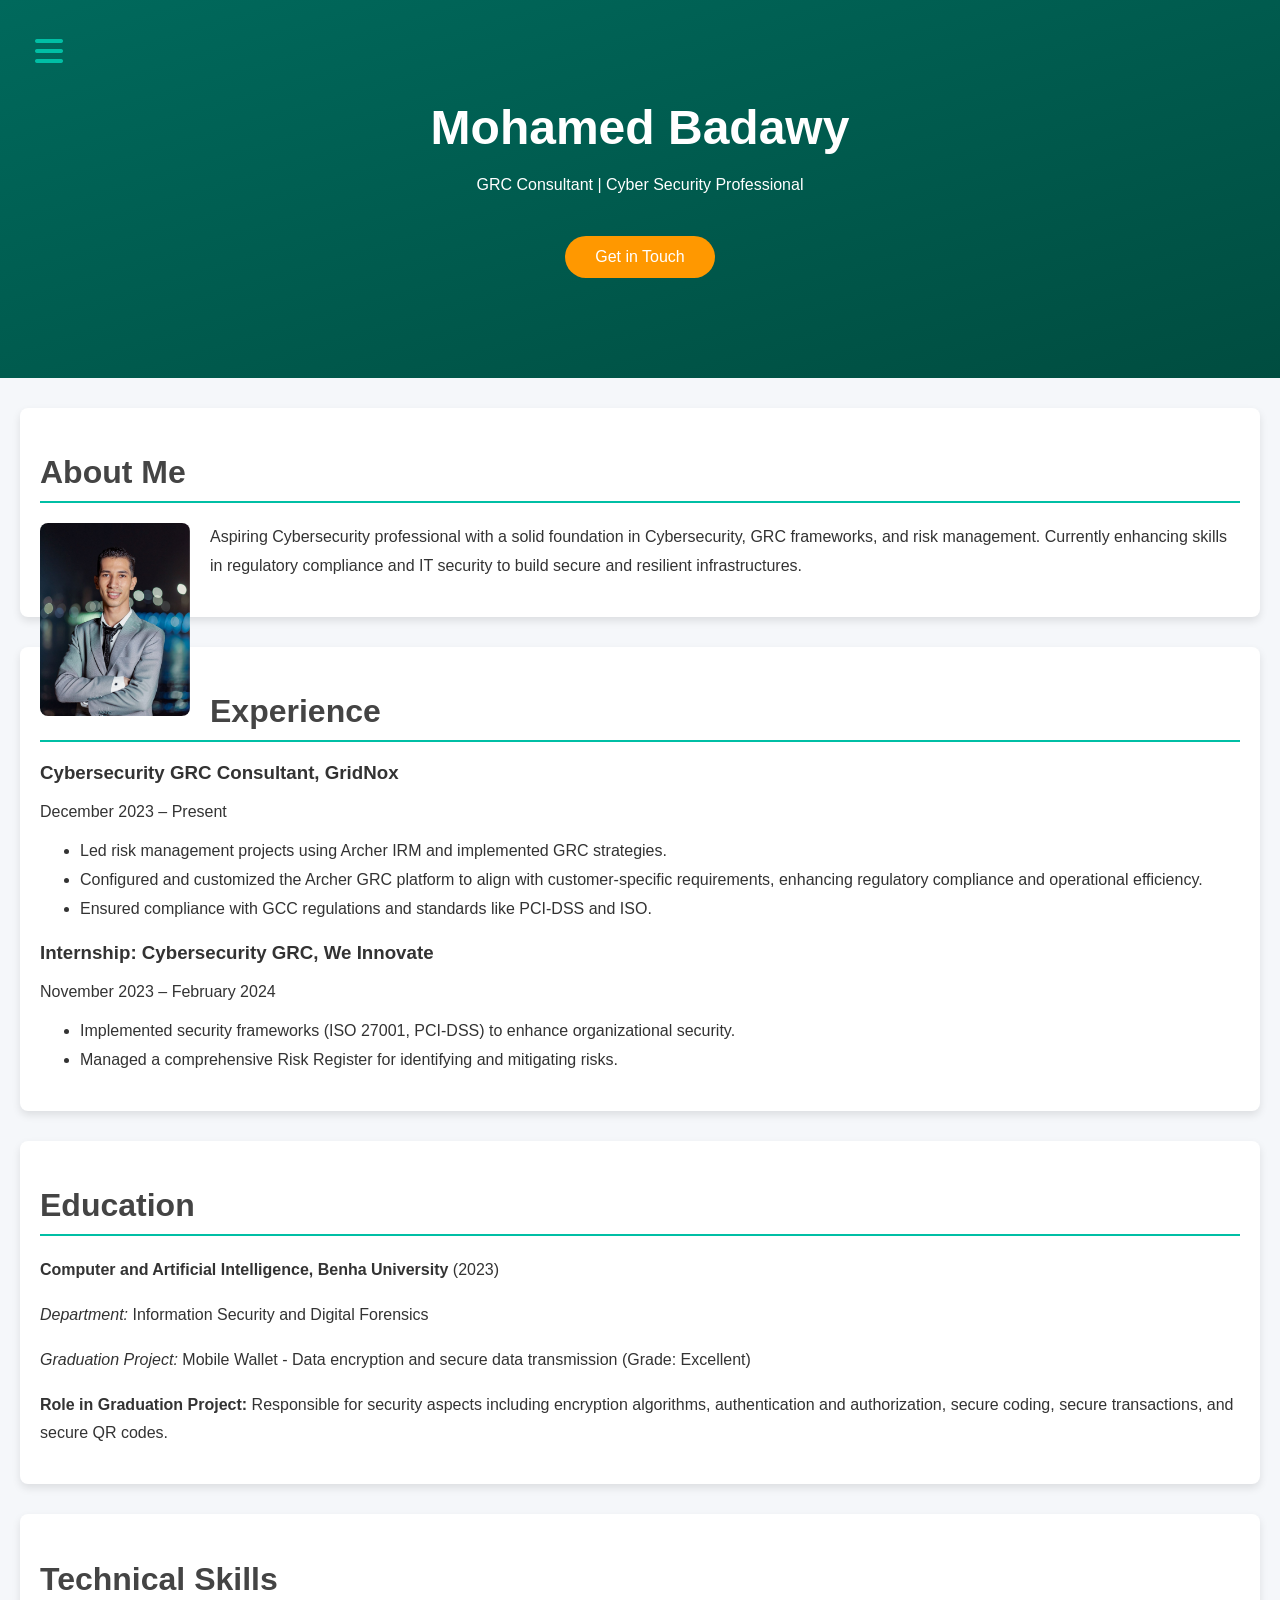
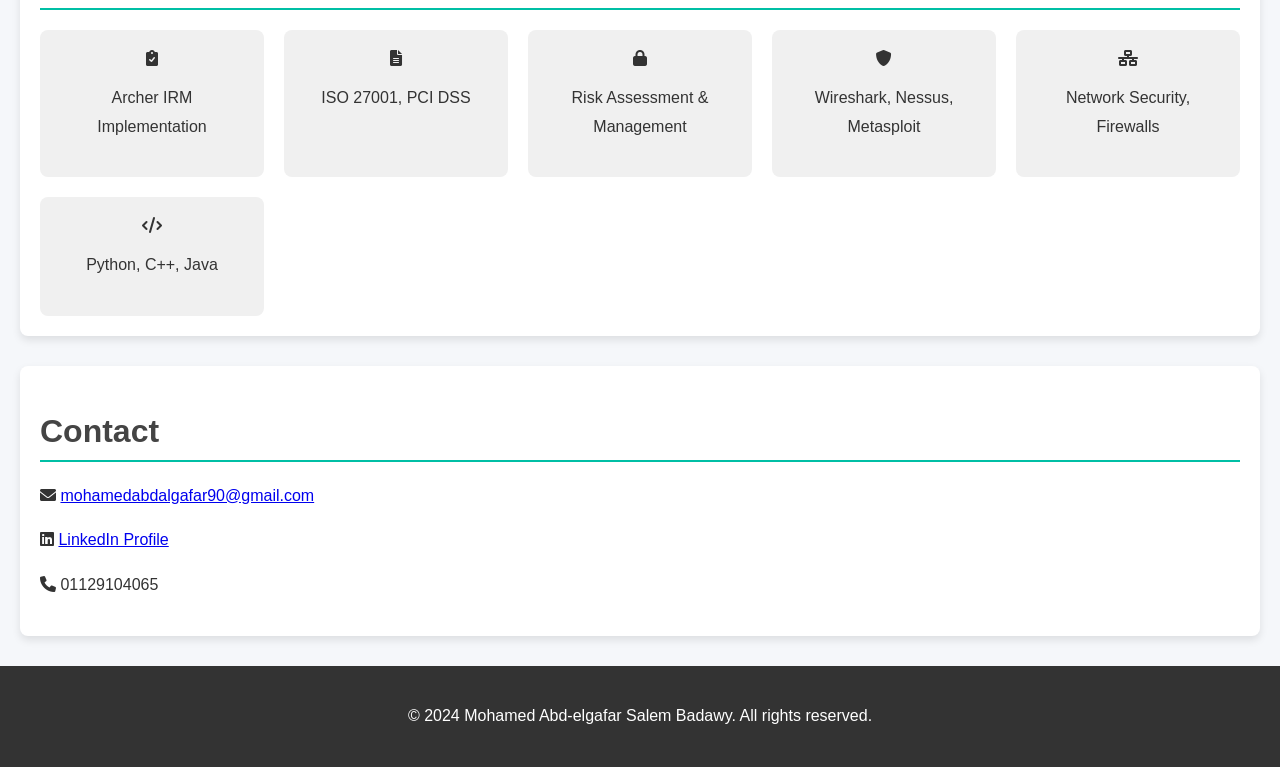
<file: index.htm>
<!DOCTYPE html>
<html lang="en">
<head>
    <meta charset="UTF-8">
    <meta name="viewport" content="width=device-width, initial-scale=1.0">
    <title>Mohamed Abd-elgafar | Cybersecurity GRC Engineer</title>
    <link rel="stylesheet" href="style.css">
    <link rel="stylesheet" href="https://cdnjs.cloudflare.com/ajax/libs/font-awesome/6.0.0-beta3/css/all.min.css">
</head>
<body>
    <header>
        <div class="hero">
            <div class="hero-content">
                <h1 class="fade-in">Mohamed Badawy</h1>
                <p class="slide-up">GRC Consultant | Cyber Security Professional</p>
                <a href="#contact" class="btn contact-btn bounce">Get in Touch</a>
            </div>
    </header>

    <nav>
    <div class="nav-icon" id="nav-icon">
        <i class="fas fa-bars fa-2x"></i>
    </div>
    <ul class="nav-menu" id="nav-menu">
        <li><a href="#about">About</a></li>
        <li><a href="#experience">Experience</a></li>
        <li><a href="#education">Education</a></li>
        <li><a href="#skills">Skills</a></li>
        <li><a href="#contact">Contact</a></li>
    </ul>
</nav>

    <section id="about" class="container fade-in">
        <h2>About Me</h2>
        <img src="profile.jpg" alt="Profile Photo" class="profile-photo">
        <p>Aspiring Cybersecurity professional with a solid foundation in Cybersecurity, GRC frameworks, and risk management. Currently enhancing skills in regulatory compliance and IT security to build secure and resilient infrastructures.</p>
    </section>


    <section id="experience" class="container fade-in">
        <h2>Experience</h2>
        <div class="experience-item slide-up">
            <h3>Cybersecurity GRC Consultant, GridNox</h3>
            <span>December 2023 – Present</span>
            <ul>
                <li>Led risk management projects using Archer IRM and implemented GRC strategies.</li>
                <li>Configured and customized the Archer GRC platform to align with customer-specific requirements, enhancing regulatory compliance and operational efficiency.</li>
                <li>Ensured compliance with GCC regulations and standards like PCI-DSS and ISO.</li>
            </ul>
        </div>
        <div class="experience-item slide-up">
            <h3>Internship: Cybersecurity GRC, We Innovate</h3>
            <span>November 2023 – February 2024</span>
            <ul>
                <li>Implemented security frameworks (ISO 27001, PCI-DSS) to enhance organizational security.</li>
                <li>Managed a comprehensive Risk Register for identifying and mitigating risks.</li>
            </ul>
        </div>
    </section>

    <section id="education" class="container fade-in">
        <h2>Education</h2>
        <p><strong>Computer and Artificial Intelligence, Benha University</strong> (2023)</p>
        <p><em>Department:</em> Information Security and Digital Forensics</p>
        <p><em>Graduation Project:</em> Mobile Wallet - Data encryption and secure data transmission (Grade: Excellent)</p>
        <p><strong>Role in Graduation Project:</strong> Responsible for security aspects including encryption algorithms, authentication and authorization, secure coding, secure transactions, and secure QR codes.</p>
    </section>

    <section id="skills" class="container fade-in">
        <h2>Technical Skills</h2>
        <div class="skills-grid">
            <div class="skill-item slide-up"><i class="fas fa-clipboard-check"></i><p>Archer IRM Implementation</p></div>
            <div class="skill-item slide-up"><i class="fas fa-file-alt"></i><p>ISO 27001, PCI DSS</p></div>
	    <div class="skill-item slide-up"><i class="fas fa-lock"></i><p>Risk Assessment & Management</p></div>
	    <div class="skill-item slide-up"><i class="fas fa-shield-alt"></i><p>Wireshark, Nessus, Metasploit</p></div>
            <div class="skill-item slide-up"><i class="fas fa-network-wired"></i><p>Network Security, Firewalls</p></div>
            <div class="skill-item slide-up"><i class="fas fa-code"></i><p>Python, C++, Java</p></div>
        </div>
    </section>

    <section id="contact" class="container fade-in">
        <h2>Contact</h2>
        <p><i class="fas fa-envelope"></i> <a href="mailto:mohamedabdalgafar90@gmail.com">mohamedabdalgafar90@gmail.com</a></p>
        <p><i class="fab fa-linkedin"></i> <a href="https://www.linkedin.com/in/mohamed-badawi-14b7bb198/" target="_blank">LinkedIn Profile</a></p>
        <p><i class="fas fa-phone"></i> 01129104065</p>
    </section>

    <footer>
        <p>&copy; 2024 Mohamed Abd-elgafar Salem Badawy. All rights reserved.</p>
    </footer>

    <script src="script.js"></script>
    <script>
        // Toggle navigation menu visibility
        const navIcon = document.getElementById("nav-icon");
        const navMenu = document.getElementById("nav-menu");

        navIcon.addEventListener("click", function() {
            navMenu.style.display = (navMenu.style.display === "block") ? "none" : "block";
        });
    </script>
</body>
</html>
</file>
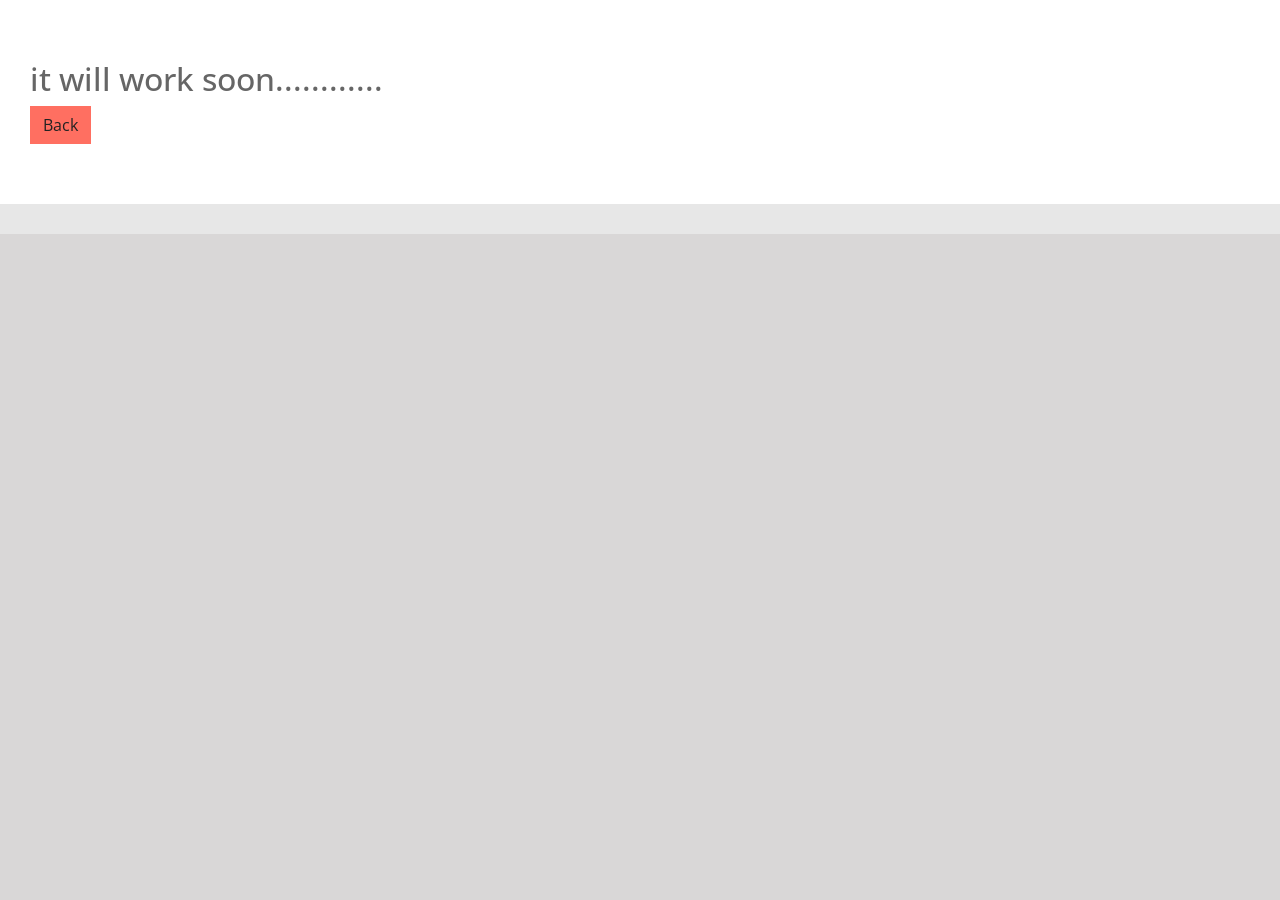
<file: hire_me.html>
<!DOCTYPE html>
<html lang="en">
    <head>
        <meta charset="utf-8">
        <title>Mohamed Badawi</title>
        <meta content="width=device-width, initial-scale=1.0" name="viewport">
        <meta content="Resume Website Template Free Download" name="keywords">
        <meta content="Resume Website Template Free Download" name="description">

        <!-- Favicon -->
        <link href="img/favicon.ico" rel="icon">

        <!-- Google Fonts -->
        <link href="https://fonts.googleapis.com/css2?family=Open+Sans:300;400;600;700;800&display=swap" rel="stylesheet">

        <!-- CSS Libraries -->
        <link href="https://stackpath.bootstrapcdn.com/bootstrap/4.4.1/css/bootstrap.min.css" rel="stylesheet">
        <link href="https://cdnjs.cloudflare.com/ajax/libs/font-awesome/5.10.0/css/all.min.css" rel="stylesheet">
        <link href="lib/slick/slick.css" rel="stylesheet">
        <link href="lib/slick/slick-theme.css" rel="stylesheet">
        <link href="lib/lightbox/css/lightbox.min.css" rel="stylesheet">

        <!-- Template Stylesheet -->
        <link href="css/style.css" rel="stylesheet">
    </head>

    <body data-spy="scroll" data-target=".navbar" data-offset="51">
        <div class="about">
            <h2>it will work soon............</h2>
            <a class="btn" href="index.html">Back</a>
        </div>
        
        <!-- JavaScript Libraries -->
        <script src="https://code.jquery.com/jquery-3.4.1.min.js"></script>
        <script src="https://stackpath.bootstrapcdn.com/bootstrap/4.4.1/js/bootstrap.bundle.min.js"></script>
        <script src="lib/easing/easing.min.js"></script>
        <script src="lib/slick/slick.min.js"></script>
        <script src="lib/typed/typed.min.js"></script>
        <script src="lib/waypoints/waypoints.min.js"></script>
        <script src="lib/isotope/isotope.pkgd.min.js"></script>
        <script src="lib/lightbox/js/lightbox.min.js"></script>
        
        <!-- Template Javascript -->
        <script src="js/main.js"></script>

    </body>
</html>
</file>
<file: style.css>
/* General Styles */
body, html {
    margin: 0;
    padding: 0;
    font-family: 'Poppins', sans-serif;
    background-color: #f5f7fa;
    color: #333;
    scroll-behavior: smooth;
}

h2 {
    font-size: 2rem;
    color: #444;
    margin-bottom: 20px;
    border-bottom: 2px solid #00bfa5;
    padding-bottom: 10px;
}

p, ul {
    line-height: 1.8;
}

.container {
    max-width: 1200px;
    margin: 30px auto;
    padding: 20px;
    background: #fff;
    border-radius: 8px;
    box-shadow: 0 4px 8px rgba(0, 0, 0, 0.1);
}

/* Header and Hero Section */
header .hero {
    background: linear-gradient(to bottom right, #00695c, #004d40);
    color: #fff;
    padding: 100px 20px;
    text-align: center;
    animation: fadeIn 2s ease-out;
}

header .hero-content {
    max-width: 800px;
    margin: 0 auto;
}

header .hero-content h1 {
    font-size: 3rem;
    margin: 0;
}

.contact-btn {
    background-color: #ff9800;
    color: #fff;
    padding: 12px 30px;
    border: none;
    border-radius: 30px;
    text-decoration: none;
    margin-top: 20px;
    display: inline-block;
    transition: background-color 0.3s, transform 0.2s;
}

.contact-btn:hover {
    background-color: #f57c00;
    transform: translateY(-3px);
}

/* Navigation Menu */
nav {
    position: fixed; /* Make the nav fixed */
    top: 20px; /* Position from the top */
    left: 20px; /* Position from the left */
    z-index: 1000; /* Ensure it's above other content */
}

.nav-icon {
    cursor: pointer; /* Change cursor to pointer for the icon */
    color: #00bfa5; /* Color for the icon */
    margin: 15px; /* Margin around the icon */
}

.nav-menu {
    display: none; /* Hide menu initially */
    flex-direction: column; /* Stack items vertically */
    position: absolute; /* Position the menu */
    left: 0; /* Align to the left of the nav */
    top: 50px; /* Position below the icon */
    background-color: #fff; /* Background color for the menu */
    border-radius: 8px; /* Rounded corners */
    box-shadow: 0 4px 8px rgba(0, 0, 0, 0.2); /* Shadow for the menu */
    padding: 10px; /* Padding around the menu */
    z-index: 1000; /* Ensure the menu is above other content */
}

.nav-menu li {
    list-style: none; /* Remove bullet points */
    margin: 10px 0; /* Margin between items */
}

.nav-menu a {
    color: #333; /* Link color */
    text-decoration: none; /* Remove underline */
    font-weight: bold; /* Bold text */
    padding: 10px; /* Padding around the links */
    display: block; /* Make the entire area clickable */
    transition: background-color 0.3s; /* Smooth transition */
}

.nav-menu a:hover {
    background-color: #00bfa5; /* Background color on hover */
    color: #fff; /* Text color on hover */
}

/* Show menu when toggled */
.nav-menu.active {
    display: flex; /* Show the menu as a flex container */
}

/* Profile Photo */
.profile-photo {
    width: 150px; /* Adjust the size as needed */
    height: auto; /* Maintain aspect ratio */
    border-radius: 8px; /* Rounded corners for the image */
    float: left; /* Align to the left */
    margin-right: 20px; /* Space from the text */
}

/* Skills Section */
.skills-grid {
    display: grid;
    grid-template-columns: repeat(auto-fill, minmax(200px, 1fr));
    gap: 20px;
}

.skill-item {
    background-color: #f0f0f0; /* Light background for skills */
    padding: 20px;
    border-radius: 8px;
    text-align: center;
    transition: background-color 0.3s;
}

.skill-item:hover {
    background-color: #00bfa5; /* Change background color on hover */
    color: #fff; /* Change text color on hover */
}

/* Footer */
footer {
    text-align: center;
    padding: 20px;
    background-color: #333;
    color: #fff;
}

/* Animations */
@keyframes fadeIn {
    from {
        opacity: 0;
    }
    to {
        opacity: 1;
    }
}

@keyframes slideUp {
    from {
        transform: translateY(20px);
        opacity: 0;
    }
    to {
        transform: translateY(0);
        opacity: 1;
    }
}

/* Responsive Styles */
@media (max-width: 768px) {
    .nav-menu {
        width: 100%; /* Full width for mobile */
        left: 0; /* Align to the left */
    }
}
</file>
<file: css/style.css>
/**********************************/
/********** General CSS ***********/
/**********************************/
body {
    color: #666666;
    background: rgba(113, 107, 107, 0.268);
    font-family: 'Open Sans', sans-serif;
}

a {
    color: #222222;
    transition: all .3s;
}

a:hover,
a:active,
a:focus {
    color: #FF6F61;
    outline: none;
    text-decoration: none;
}

.btn:focus {
    box-shadow: none;
}


/**********************************/
/****** Layout with Sidebar *******/
/**********************************/
.wrapper {
    position: relative;
    margin: 0 auto;
    width: 100%;
    max-width: 1140px;
}

.wrapper .sidebar {
    position: relative;
    width: 100%;
    float: left;
    background: #222222;
}

.wrapper .content {
    position: relative;
    width: 100%;
    padding: 15px;
    float: left;
    background: #ffffffe8;
}

.wrapper .sidebar-header,
.wrapper .sidebar-footer {
    display: none;
}

.navbar {
    padding: 15px;
    background: #222222 !important;
}

.navbar-expand-md .navbar-nav .nav-item {
    width: 100%;
    border-top: 1px solid rgba(255, 255, 255, .2);
}

.navbar-expand-md .navbar-nav .nav-item:first-child{
    border-top: none;
}

.navbar-expand-md .navbar-nav .nav-link {
    color: #b7b7b7;
    padding: 5px 15px 7px 15px;
    transition: all .3s;
}

.navbar-expand-md .navbar-nav .nav-link i {
    color: #FF6F61;
    float: right;
    padding-top: 5px;
    transition: all .3s;
}

.navbar-expand-md .navbar-nav .nav-link:hover,
.navbar-expand-md .navbar-nav .nav-link.active {
    color: #FF6F61;
}

.navbar-expand-md .navbar-nav .nav-link:hover i,
.navbar-expand-md .navbar-nav .nav-link.active i{
    color: #cfc7c7;
}


.wrapper .sidebar,
.wrapper .content {
    -webkit-transition: margin 200ms ease-out;
    -moz-transition: margin 200ms ease-out;
    -o-transition: margin 200ms ease-out;
    transition: margin 200ms ease-out;
}

@media (min-width: 768px) {
    .wrapper .content {
        padding: 30px 0px 30px 30px;
    }
    
    .wrapper .content::before,
    .wrapper .content::after {
        position: fixed;
        content: "";
        width: 100%;
        height: 30px;
        background: #e3e3e3;
        z-index: 1;
    }
    
    .wrapper .content::before {
        top: 0;
    }
    
    .wrapper .content::after {
        bottom: 0;
    }
    
    .wrapper .sidebar {
        position: fixed;
        width: 300px;
        height: 100%;
        margin-left: -250px;
        float: left;
        overflow: auto;
        scrollbar-width: thin;
        scrollbar-color: gray;
        z-index: 2;
    }

    .wrapper .sidebar:hover {
        margin-left: 0px;
    }
    
    .wrapper .content {
        position: relative;
        width: calc(100% - 50px);
        margin-left: 50px;
        float: right;
    }
    
    .wrapper .sidebar:hover  .sidebar-header {
        position: relative;
        display: block;
        width: 100%;
    }

    .wrapper .sidebar .sidebar-header img {
        width: 100%;
        height: auto;
    }
    
    .navbar-brand {
        display: none;
    }
    
    .navbar {
        padding: 15px 0;
        flex-direction: column;
    }
    
    .wrapper .sidebar:hover .navbar-expand-md .navbar-nav .nav-link {
        padding: 5px 30px 7px 30px;
    }
    
    .wrapper .sidebar::-webkit-scrollbar {
        width: 7px;
    }

    .wrapper .sidebar::-webkit-scrollbar-track {
        -webkit-box-shadow: inset 0 0 6px rgba(0,0,0,0.1);
    }

    .wrapper .sidebar::-webkit-scrollbar-thumb {
        background-color: darkgrey;
        outline: 1px solid slategrey;
        border-radius: 7px
    }
    
    .navbar-brand {
        display: none;
    }
    
    .sidebar .sidebar-footer {
        width: 300px;
        position: fixed;
        bottom: 0;
        padding: 15px;
        font-size: 0;
        text-align: center;
        background: #222222;
    }
    
    .sidebar .sidebar-footer a {
        display: inline-block;
        width: 40px;
        height: 40px;
        padding: 5px 0;
        margin: 0 15px 15px 0;
        text-align: center;
        font-size: 18px;
        color: #222222;
        background: #FF6F61;
    }
    
    .sidebar .sidebar-footer a:last-child {
        margin-right: 0;
    }
    
    .sidebar .sidebar-footer a:hover {
        color: #FF6F61;
        background: #ffffff;
    }
    
    .sidebar:hover .sidebar-footer {
        display: block;
    }
}

@media (min-width: 992px) {
    .wrapper .sidebar {
        margin: 0;
    }

    .wrapper .content {
        width: calc(100% - 300px);
        margin-left: 300px;
    }

    .sidebar .sidebar-header {
        position: relative;
        display: block;
        width: 100%;
    }
    
    .navbar-expand-md .navbar-nav .nav-link {
        padding: 5px 30px 7px 30px;
    }
    
    .sidebar .sidebar-footer {
        display: block;
    }
}

@media (max-width: 1140px) {
    .wrapper .content {
        padding: 30px;
    }
}

@media (max-width: 576px) {
    .wrapper .content {
        padding: 15px;
    }
}


/**********************************/
/******** Back to Top CSS *********/
/**********************************/
.back-to-top {
    position: fixed;
    display: none;
    width: 30px;
    height: 30px;
    text-align: center;
    line-height: 1;
    font-size: 30px;
    right: 30px;
    bottom: 30px;
    transition: background 0.5s;
    z-index: 11;
}

.back-to-top i {
    color: #222222;
}

.back-to-top i:hover {
    color: #FF6F61;
}

.back-to-top {
    -webkit-animation: action 1s infinite  alternate;
    animation: action 1s infinite  alternate;
}

@-webkit-keyframes action {
    0% { transform: translateY(0); }
    100% { transform: translateY(-15px); }
}

@keyframes action {
    0% { transform: translateY(0); }
    100% { transform: translateY(-15px); }
}


/**********************************/
/*********** Header CSS ***********/
/**********************************/
.header {
    position: relative;
    background: #ffffff;
}

.header .content-inner {
    padding: 100px 30px;
    background: url(../img/profile.png) right bottom no-repeat;
    background-size: contain;
}

.header p {
    color: #FF6F61;
    font-size: 22px;
    font-weight: 600;
    margin-bottom: 10px;
}

.header h1 {
    color: #222222;
    font-size: 50px;
    font-weight: 700;
}

.header h2 {
    display: inline-block;
    margin: 0;
    height: 25px;
    font-size: 25px;
}

.header .typed-text {
    display: none;
}

.header .typed-cursor {
    font-size: 25px;
    font-weight: 300;
    color: #222222;
}

.large-btn .content-inner {
    font-size: 0;
    border-bottom: 30px solid #e6e6e6;
}

.large-btn .btn {
    position: relative;
    width: 50%;
    padding: 15px 0;
    color: #FF6F61;
    font-size: 20px;
    background: #222222;
    border-radius: 0;
}

.large-btn .btn:last-child {
    color: #222222;
    background: #FF6F61;
}

.large-btn .btn i {
    margin-right: 8px;
}

.large-btn .btn::after {
    position: absolute;
    content: "";
    width: 0;
    height: 100%;
    top: 0;
    left: 0;
    transition: all .3s;
}

.large-btn .btn:hover::after {
    width: 100%;
    background: rgba(255, 255, 255, .1);
}


/**********************************/
/******* Content Header CSS *******/
/**********************************/
.content-header {
    position: relative;
    width: 100%;
    margin-bottom: 30px;
    padding-bottom: 10px;
}

.content-header h2 {
    color: #222222;
    font-size: 35px;
    font-weight: 700;
    letter-spacing: 3px;
    margin: 0;
}

.content-header::after {
    content: '';
    position: absolute;
    display: block;
    width: 50px;
    height: 3px;
    bottom: 0;
    left: 0;
    background: #FF6F61;
}


/**********************************/
/*********** About CSS ************/
/**********************************/
.about {
    position: relative;
    padding: 60px 30px;
    background: #ffffff;
    border-bottom: 30px solid #e7e7e7;
}


.about img {
    width: 100%;
    height: auto;
}

@media(max-width: 767.98px) {
    .about img {
        margin-bottom: 15px;
    }
}

.about .btn {
    border-radius: 0;
    color: #222222;
    background: #FF6F61;
    transition: all .3s;
}

.about .btn:hover {
    color: #FF6F61;
    background: #222222;
}

.about .skills {
    padding-top: 15px;
}

.about .skill-name {
    margin-top: 15px;
}

.about .skill-name p {
    display: inline-block;
    margin-bottom: 5px;
    font-size: 16px;
    font-weight: 400;
}

.about .skill-name p:last-child {
    float: right;
}

.about .progress {
    height: 5px;
    border: 1px solid #FF6F61;
    border-radius: 0;
    background: #ffffff;
}

.about .progress .progress-bar {
    width: 1px;
    background: #FF6F61;
    border-radius: 0;
    transition: 1s;
}


/**********************************/
/********* Education CSS **********/
/**********************************/
.education {
    position: relative;
    padding: 60px 30px;
    background: #ffffff;
    border-bottom: 30px solid #e7e7e7;
}

.education .edu-col {
    position: relative;
    width: 100%;
    padding: 20px 0 20px 20px;
    border-left: 1px solid #FF6F61;
    border-bottom: 1px solid #FF6F61;
}

.education .col-md-6:first-child .edu-col {
    
    padding-top: 0;
}

.education .col-md-6:last-child .edu-col {
    border-bottom: none;
    padding-bottom: 0;
}

@media (min-width: 768px) {
    .education .col-md-6:nth-child(-n+2) .edu-col {
        padding-top: 0;
    }

    .education .col-md-6:last-child .edu-col,
    .education .col-md-6:nth-last-child(2) .edu-col {
        border-bottom: none;
        padding-bottom: 0;
    }
}

.education .edu-col span {
    position: relative;
    display: block;
    font-size: 13px;
    letter-spacing: 1px;
    margin-bottom: 10px;
}

.education .edu-col span::before {
    position: absolute;
    content: "";
    width: 11px;
    height: 11px;
    background: #FF6F61;
    top: 5px;
    left: -26px;
    border-radius: 5px;
}

.education .edu-col span i {
    color: #FF6F61;
}

.education .edu-col h3 {
    font-size: 20px;
    font-weight: 700;
    letter-spacing: 2px;
}

.education .edu-col p {
    margin: 0;
}


/**********************************/
/********* Experience CSS *********/
/**********************************/
.experience {
    position: relative;
    padding: 60px 30px;
    background: #ffffff;
    border-bottom: 30px solid #e8e8e8;
}

.experience .exp-col {
    position: relative;
    width: 100%;
    padding: 20px 0 20px 20px;
    border-left: 1px solid #FF6F61;
    border-bottom: 1px solid #FF6F61;
}

.experience .col-md-6:first-child .exp-col {
    padding-top: 0;
}

.experience .col-md-6:last-child .exp-col {
    border-bottom: none;
    padding-bottom: 0;
}

@media (min-width: 768px) {
    .experience .col-md-6:nth-child(-n+2) .exp-col {
        padding-top: 0;
    }

    .experience .col-md-6:last-child .exp-col,
    .experience .col-md-6:nth-last-child(2) .exp-col {
        border-bottom: none;
        padding-bottom: 0;
    }
}

.experience .exp-col span {
    position: relative;
    display: block;
    font-size: 13px;
    letter-spacing: 1px;
    margin-bottom: 10px;
}

.experience .exp-col span::before {
    position: absolute;
    content: "";
    width: 11px;
    height: 11px;
    background: #FF6F61;
    top: 5px;
    left: -26px;
    border-radius: 5px;
}

.experience .exp-col span i {
    color: #FF6F61;
}

.experience .exp-col h3 {
    font-size: 20px;
    font-weight: 700;
    letter-spacing: 2px;
    margin-bottom: 5px;
}

.experience .exp-col h4 {
    font-size: 14px;
    font-weight: 400;
    font-style: italic;
    margin-bottom: 5px;
}

.experience .exp-col h5 {
    font-size: 16px;
    font-weight: 600;
    margin-bottom: 10px;
}

.experience .exp-col p {
    margin: 0;
}


/**********************************/
/*********** Service CSS **********/
/**********************************/
.service {
    position: relative;
    padding: 60px 30px 30px 30px;
    background: #ffffff;
    border-bottom: 30px solid #e8e7e5;
}

.service .srv-col {
    position: relative;
    width: 100%;
    margin-bottom: 30px;
}

.service .srv-col i {
    font-size: 30px;
    color: #FF6F61;
    margin-bottom: 15px;
}

.service .srv-col h3 {
    font-size: 20px;
    font-weight: 700;
    letter-spacing: 2px;
    margin-bottom: 5px;
}

.experience .exp-col h4 {
    font-size: 14px;
    font-weight: 400;
    font-style: italic;
    margin-bottom: 5px;
}

.experience .exp-col h5 {
    font-size: 16px;
    font-weight: 600;
    margin-bottom: 10px;
}

.experience .exp-col p {
    margin: 0;
}


/**********************************/
/********** Portfolio CSS *********/
/**********************************/
.portfolio {
    position: relative;
    padding: 60px 30px 30px 30px;
    background: #ffffff;
    border-bottom: 30px solid #e7e7e7;
}

.portfolio #portfolio-flters {
    padding: 0;
    margin: -15px 0 30px 0;
    list-style: none;
    font-size: 0;
}

.portfolio #portfolio-flters li {
    cursor: pointer;
    margin: 15px -1px 0 0;
    display: inline-block;
    height: 35px;
    padding: 10px;
    color: #666666;
    font-size: 13px;
    line-height: 15px;
    text-transform: uppercase;
    border: 1px solid #FF6F61;
    background: #ffffff;
    transition: all 0.3s ease-in-out;
}

.portfolio #portfolio-flters li:hover,
.portfolio #portfolio-flters li.filter-active {
    background: #FF6F61;
    color: #222222;
}

.portfolio .portfolio-item {
    position: relative;
    height: 250px;
    overflow: hidden;
}

.portfolio .portfolio-item figure {
    background: #ffffff;
    overflow: hidden;
    height: 220px;
    position: relative;
    border-radius: 0;
    margin: 0; 
}

.portfolio .portfolio-item figure img {
    width: 100%; 
    height: 100%; 
    object-fit: cover; 
}

.portfolio .portfolio-item figure:hover img {
    opacity: 0.3;
    transition: 0.3s;
}

.portfolio .portfolio-item figure .link-preview,
.portfolio .portfolio-item figure .link-details,
.portfolio .portfolio-item figure .portfolio-title {
    position: absolute;
    display: inline-block;
    opacity: 0;
    line-height: 1;
    text-align: center;
    width: 45px;
    height: 35px;
    background: #FF6F61;
    transition: 0.2s linear;
}

.portfolio .portfolio-item figure .link-preview i,
.portfolio .portfolio-item figure .link-details i {
    color: #222222;
    padding-top: 10px;
    font-size: 16px;
}

.portfolio .portfolio-item figure .link-preview:hover,
.portfolio .portfolio-item figure .link-details:hover {
    background: #222222;
}

.portfolio .portfolio-item figure .link-preview:hover i,
.portfolio .portfolio-item figure .link-details:hover i {
    color: #FF6F61;
}

.portfolio .portfolio-item figure .link-preview {
    left: 50%;
    top: calc(25% - 18px);
}

.portfolio .portfolio-item figure .link-details {
    right: 50%;
    top: calc(25% - 18px);
}

.portfolio .portfolio-item figure .portfolio-title {
    margin: 0;
    width: 100%;
    height: 50%;
    left: 0;
    right: 0;
    top: 100%;
    padding: 30px 10px;
    color: #222222;
    font-size: 16px;
    font-weight: 600;
    background: rgba(255, 111, 97, .5);
    border-radius: 0;
}

.portfolio .portfolio-item figure .portfolio-title:hover {
    text-decoration: none;
}

.portfolio .portfolio-item figure .portfolio-title span {
    display: block;
    margin-top: 10px;
    font-family: 'Open Sans', sans-serif;
    font-size: 13px;
    font-weight: 300;
}

.portfolio .portfolio-item figure:hover .link-preview {
    opacity: 1;
    left: calc(50% - 61px);
}

.portfolio .portfolio-item figure:hover .link-details {
    opacity: 1;
    right: calc(50% - 61px);
}

.portfolio .portfolio-item figure:hover .portfolio-title {
    opacity: 1;
    top: 50%;
}





/**********************************/
/*********** Contact CSS ***********/
/**********************************/
.contact {
    position: relative;
    padding: 60px 30px 30px 30px;
    background: #ffffff;
}

.contact .contact-info {
    
    position: relative;
    width: 100%;
    margin-bottom: 30px;
}

.contact .contact-info p {
    
    font-size: 16px;
    font-weight: 600;
    letter-spacing: 1px;
    margin-bottom: 10px;
}

.contact .contact-info p i {
    width: 25px;
    color: #FF6F61;
}

.contact .contact-info p a {
    color: #666666;
}

.contact .contact-info p a:hover {
    color: #FF6F61;
    text-decoration: none;
}

.contact .social {
    font-size: 0;
}

.contact .social a {
    width: 35px;
    height: 35px;
    padding: 5px 0;
    color: #222222;
    background: #FF6F61;
    border-radius: 0;
    margin-top: 15px;
    margin-right: 15px;
    transition: all .3s;
}

.contact .social a:last-child {
    margin-right: 0;
}

.contact .social a:hover {
    color: #FF6F61;
    background: #222222;
}

.contact .form {
    position: relative;
    width: 100%;
    margin-bottom: 30px;
}

.contact .form .form-control {
    border-radius: 0;
}

.contact .form .form-control:focus {
    box-shadow: none;
    border-color: #FF6F61;
}

.contact .form .btn {
    color: #222222;
    background: #FF6F61;
    border-radius: 0;
    transition: all .3s;
}

.contact .form .btn:hover {
    color: #FF6F61;
    background: #222222;
}


/**********************************/
/*********** Footer CSS ***********/
/**********************************/
.footer {
    position: relative;
    width: 100%;
    padding: 30px 30px 0 30px;
    background: #e9e9e9;
}

.footer .col-md-6:last-child {
    text-align: right;
}

@media(max-width: 767.98px) {
    .footer .col-md-6,
    .footer .col-md-6:last-child{
        text-align: center;
    }
}

.footer p {
    color: #222222;
    margin: 0;
}

.footer a {
    color: #FF6F61;
    font-weight: 600;
}

.footer a:hover {
    color: #222222;
}
</file>
